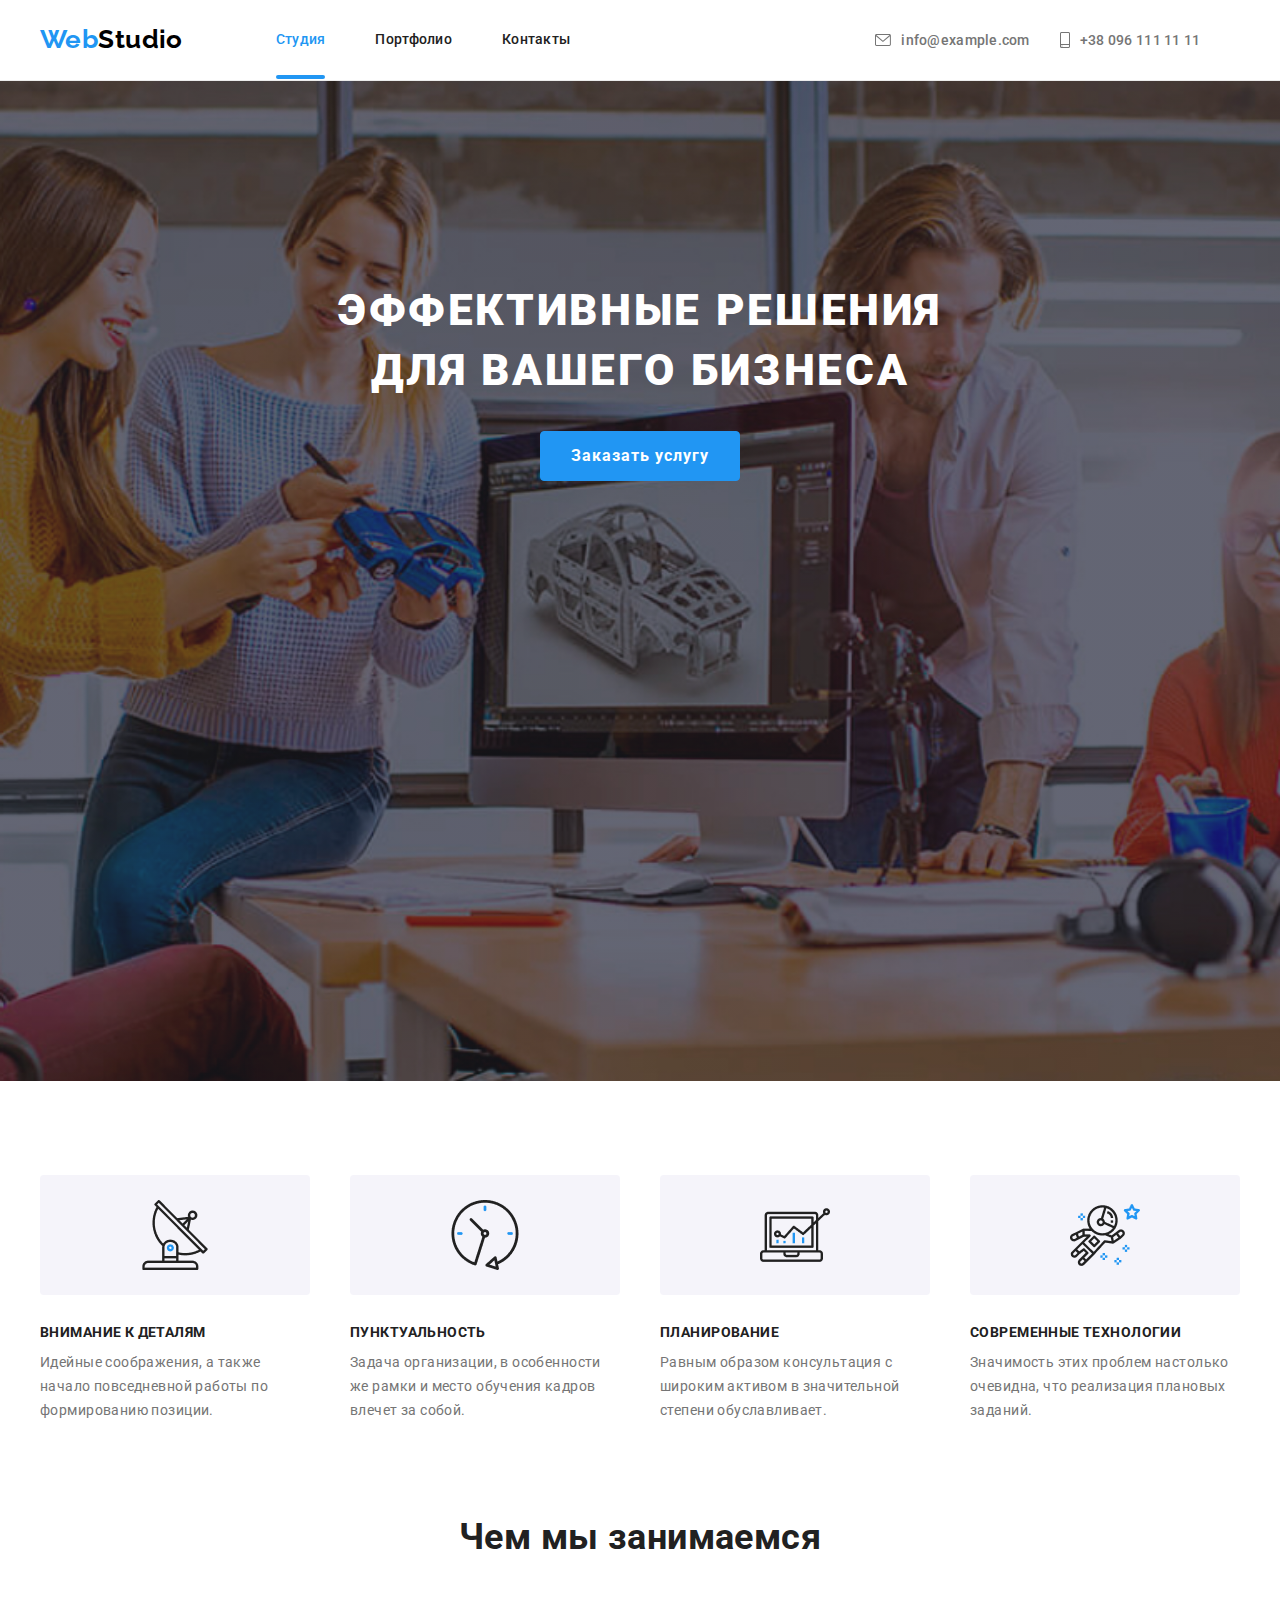
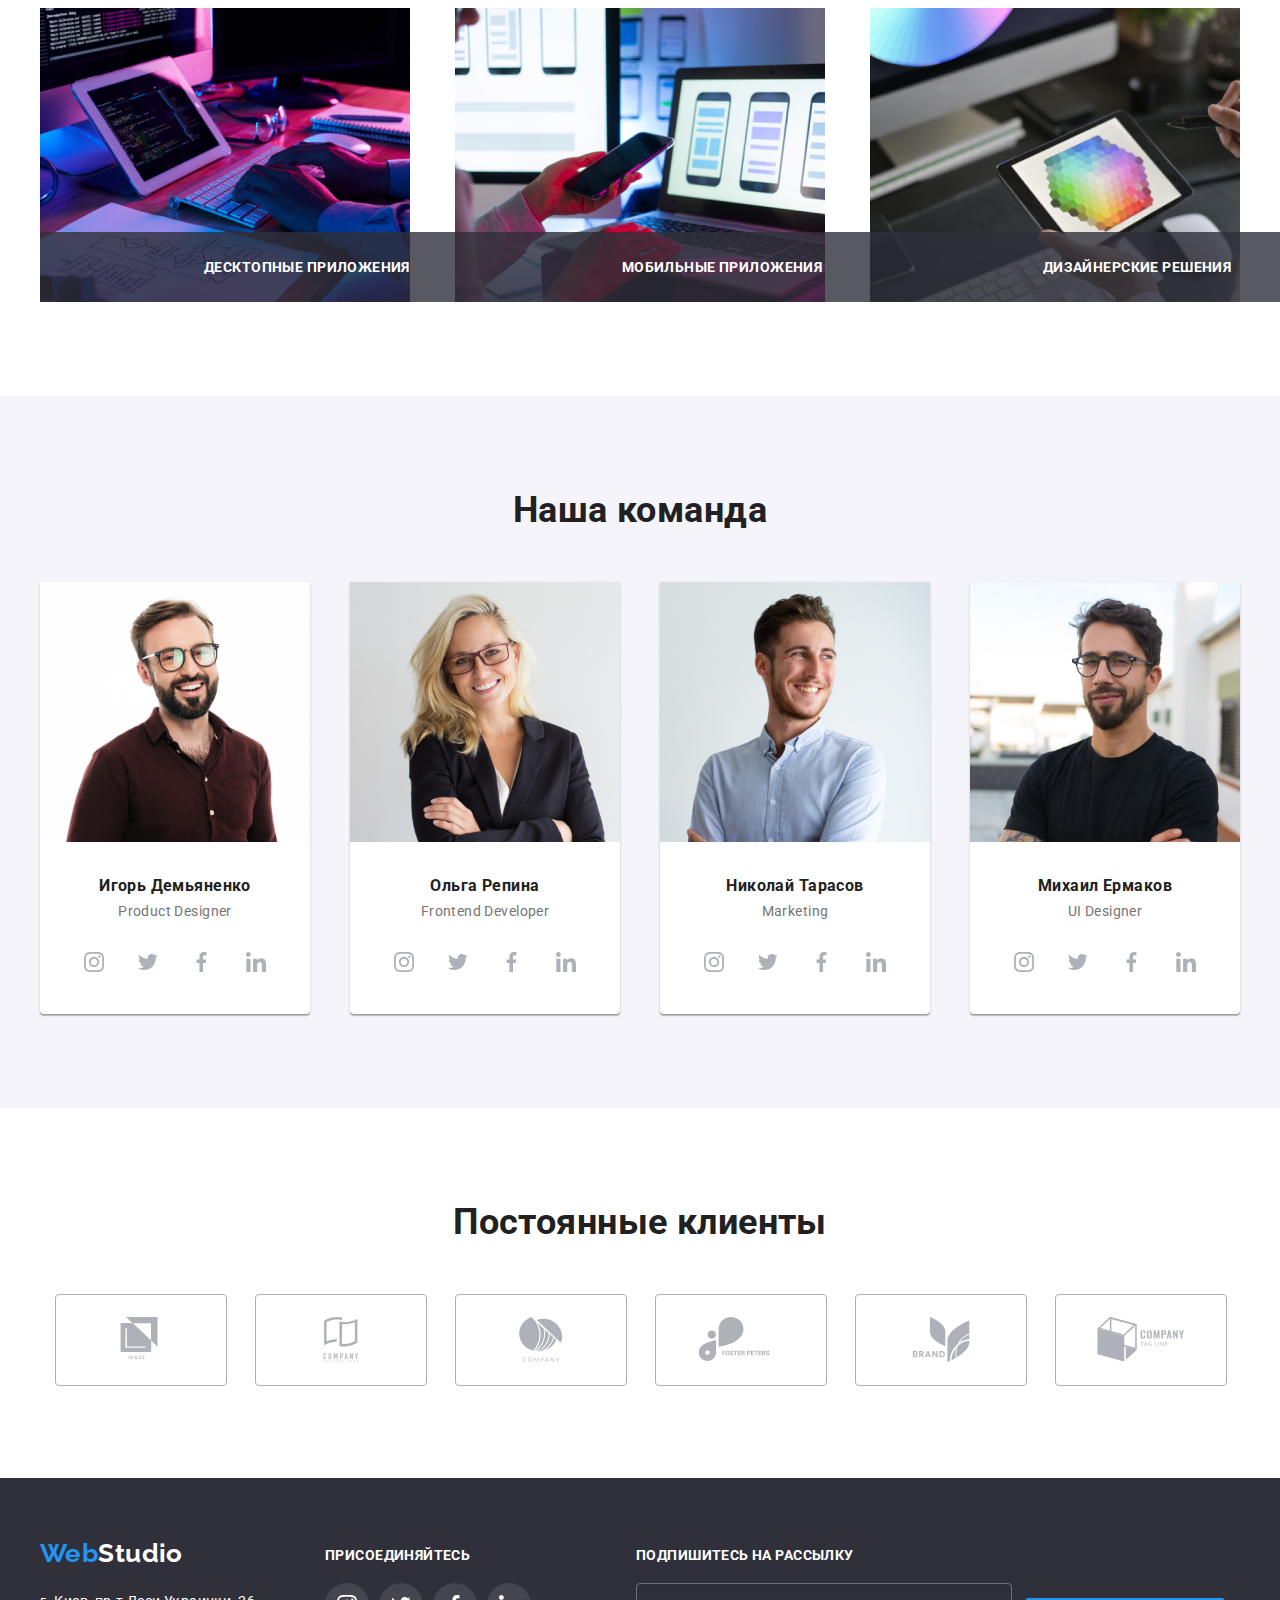
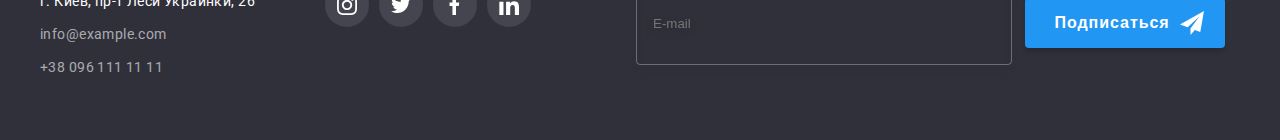
<file: index.html>
<!DOCTYPE html>
<html lang="en">
<head>
    <meta charset="UTF-8">
    <title>Homework-5</title>
    <link rel="preconnect" href="https://fonts.gstatic.com">
    <link href="https://fonts.googleapis.com/css2?family=Oleo+Script&family=Raleway:wght@700&family=Roboto:wght@400;500;700;900&display=swap"
          rel="stylesheet">
    <link rel="stylesheet" href="https://cdnjs.cloudflare.com/ajax/libs/modern-normalize/1.0.0/modern-normalize.min.css"
          integrity="sha512-ISS7cAi1PEhQ8jnbJpJZMd29NlhNj4AWYyLOSp2CE/CsHxTCu+r+t0D2yoJudVrd0/8fTVPUVDzY5Tvli75u/g=="
          crossorigin="anonymous"/>
    <link rel="stylesheet" href="css/styles.css">
</head>
<body>

<header>
    <div class="container navigation header">
        <nav class="head-nav">
            <a href="./index.html" class="logo head">
                <span class="blue">Web</span>Studio
            </a>
            <ul class="page-link">
                <li><a href="./index.html" class="active page">Студия</a></li>
                <li><a href="./portfolio.html" class="page">Портфолио</a></li>
                <li><a href="" class="page">Контакты</a></li>
            </ul>
        </nav>
        <ul class="info">
            <li><a href="mailto:info@example.com" class="mail">
                <svg>
                    <use href="./img/symbol-defs.svg#icon-envelope"></use>
                </svg>
                info@example.com</a></li>
            <li><a href="tel:+380961111111" class="phone">
                <svg>
                    <use href="./img/symbol-defs.svg#icon-phone"></use>
                </svg>
                +38 096 111 11 11</a></li>
        </ul>
    </div>
</header>
<main>
    <section class="hero">
        <div class="container">
            <h1>ЭФФЕКТИВНЫЕ РЕШЕНИЯ <br> ДЛЯ ВАШЕГО БИЗНЕСА</h1>
            <button class="button" data-modal-open>Заказать услугу</button>
        </div>
    </section>

    <section class="preferences">
        <div class="container">
            <ul>
                <li class="details-attention"><h3>Внимание к деталям</h3>
                    <p>Идейные соображения, а также начало повседневной работы по формированию позиции.</p>
                </li>
                <li class="punctuality">
                    <h3>Пунктуальность</h3>
                    <p>Задача организации, в особенности же рамки и место обучения кадров влечет за собой.</p>
                </li>
                <li class="planing">
                    <h3>Планирование</h3>
                    <p>Равным образом консультация с широким активом в значительной степени обуславливает.</p>
                </li>
                <li class="tech">
                    <h3>Современные технологии</h3>
                    <p>Значимость этих проблем настолько очевидна, что реализация плановых заданий.</p>
                </li>
            </ul>
        </div>
    </section>

    <section class="wwd">
        <div class="container">
            <h2 class="wwd-title">Чем мы занимаемся</h2>
            <ul class="wwd-work">
                <li class="wwd-card">
                    <img src="img/img.jpg" alt="Веб-Разработка" width="370">
                    <h3>ДЕСКТОПНЫЕ ПРИЛОЖЕНИЯ</h3>
                </li>
                <li class="wwd-card">
                    <img src="img/img2.jpg" alt="Мобильная разработка" width="370">
                    <h3>МОБИЛЬНЫЕ ПРИЛОЖЕНИЯ</h3>
                </li>
                <li class="wwd-card ">
                    <img src="img/img3.jpg" alt="Дизайн" width="370">
                    <h3>ДИЗАЙНЕРСКИЕ РЕШЕНИЯ</h3>
                </li>
            </ul>
        </div>
    </section>

    <section class="team">
        <div class="container">
            <h2>Наша команда</h2>
            <ul class="team-list">
                <li>
                    <img src="img/img4.jpg" alt="Игорь Демьяненко" width="270">
                    <div class="profile-card">
                        <h3>Игорь Демьяненко</h3>
                        <p>Product Designer</p>
                        <ul class="team-social">
                            <li class="social-link"><a href="" class="icon">
                                <svg>
                                    <use href="./img/symbol-defs.svg#icon-instagram"></use>
                                </svg>
                            </a></li>
                            <li class="social-link"><a href="" class="icon">
                                <svg>
                                    <use href="./img/symbol-defs.svg#icon-twitter"></use>
                                </svg>
                            </a></li>
                            <li class="social-link"><a href="" class="icon">
                                <svg>
                                    <use href="./img/symbol-defs.svg#icon-facebook"></use>
                                </svg>
                            </a></li>
                            <li class="social-link"><a href="" class="icon">
                                <svg>
                                    <use href="./img/symbol-defs.svg#icon-linkedin"></use>
                                </svg>
                            </a></li>
                        </ul>
                    </div>
                </li>

                <li>
                    <img src="img/img5.jpg" alt="Ольга Репина" width="270">
                    <div class="profile-card">
                        <h3>Ольга Репина</h3>
                        <p>Frontend Developer</p>
                        <ul class="team-social">
                            <li class="social-link"><a href="" class="icon">
                                <svg>
                                    <use href="./img/symbol-defs.svg#icon-instagram"></use>
                                </svg>
                            </a></li>
                            <li class="social-link"><a href="" class="icon">
                                <svg>
                                    <use href="./img/symbol-defs.svg#icon-twitter"></use>
                                </svg>
                            </a></li>
                            <li class="social-link"><a href="" class="icon">
                                <svg>
                                    <use href="./img/symbol-defs.svg#icon-facebook"></use>
                                </svg>
                            </a></li>
                            <li class="social-link"><a href="" class="icon">
                                <svg>
                                    <use href="./img/symbol-defs.svg#icon-linkedin"></use>
                                </svg>
                            </a></li>
                        </ul>
                    </div>
                </li>
                <li>
                    <img src="img/img6.jpg" alt="Николай Тарасов" width="270">
                    <div class="profile-card">
                        <h3>Николай Тарасов</h3>
                        <p>Marketing</p>
                        <ul class="team-social">
                            <li class="social-link"><a href="" class="icon">
                                <svg>
                                    <use href="./img/symbol-defs.svg#icon-instagram"></use>
                                </svg>
                            </a></li>
                            <li class="social-link"><a href="" class="icon">
                                <svg>
                                    <use href="./img/symbol-defs.svg#icon-twitter"></use>
                                </svg>
                            </a></li>
                            <li class="social-link"><a href="" class="icon">
                                <svg>
                                    <use href="./img/symbol-defs.svg#icon-facebook"></use>
                                </svg>
                            </a></li>
                            <li class="social-link"><a href="" class="icon">
                                <svg>
                                    <use href="./img/symbol-defs.svg#icon-linkedin"></use>
                                </svg>
                            </a></li>
                        </ul>
                    </div>
                </li>
                <li>
                    <img src="img/img7.jpg" alt="Михаил Ермаков" width="270">
                    <div class="profile-card">
                        <h3>Михаил Ермаков</h3>
                        <p>UI Designer</p>
                        <ul class="team-social">
                            <li class="social-link"><a href="" class="icon">
                                <svg>
                                    <use href="./img/symbol-defs.svg#icon-instagram"></use>
                                </svg>
                            </a></li>
                            <li class="social-link"><a href="" class="icon">
                                <svg>
                                    <use href="./img/symbol-defs.svg#icon-twitter"></use>
                                </svg>
                            </a></li>
                            <li class="social-link"><a href="" class="icon">
                                <svg>
                                    <use href="./img/symbol-defs.svg#icon-facebook"></use>
                                </svg>
                            </a></li>
                            <li class="social-link"><a href="" class="icon">
                                <svg>
                                    <use href="./img/symbol-defs.svg#icon-linkedin"></use>
                                </svg>
                            </a></li>
                        </ul>
                    </div>
                </li>
            </ul>
        </div>
    </section>

    <section class="partners">
        <div class="container">
            <h2 class="partners-title">Постоянные клиенты</h2>
            <ul class="partners-list">
                <li class="ya-and-co">
                    <a href="" class="ya-link">
                        <svg>
                            <use href="./img/symbol-defs.svg#icon-ya-and-co"></use>
                        </svg>
                    </a>
                </li>
                <li>
                    <a href="" class="ya-link">
                        <svg>
                            <use href="./img/symbol-defs.svg#icon-company-tagline"></use>
                        </svg>
                    </a></li>
                <li>
                    <a href="" class="ya-link">
                        <svg>
                            <use href="./img/symbol-defs.svg#icon-company-fruits"></use>
                        </svg>
                    </a></li>
                <li>
                    <a href="" class="ya-link">
                        <svg>
                            <use href="./img/symbol-defs.svg#icon-foster-peters"></use>
                        </svg>
                    </a></li>
                <li>
                    <a href="" class="ya-link">
                        <svg>
                            <use href="./img/symbol-defs.svg#icon-brand"></use>
                        </svg>
                    </a></li>
                <li>
                    <a href="" class="ya-link">
                        <svg>
                            <use href="./img/symbol-defs.svg#icon-build"></use>
                        </svg>
                    </a></li>
            </ul>
        </div>
    </section>
</main>

<footer>
    <div class="container footer-flex">
        <div>
            <a href="" class="logo bottom">
                <span class="blue">Web</span><span>Studio</span>
            </a>
            <address class="address">
                <p>г. Киев, пр-т Леси Украинки, 26</p>
            </address>
            <ul class="footer-link">
                <li><a href="" class="address">info@example.com</a></li>
                <li><a href="" class="address">+38 096 111 11 11</a></li>
            </ul>
        </div>
        <div class="connect">
            <h3>ПРИСОЕДИНЯЙТЕСЬ</h3>
            <ul class="footer-social-link">
                <li class="social-link">
                    <a href="" class="icon">
                        <svg>
                            <use href="./img/symbol-defs.svg#icon-instagram"></use>
                        </svg>
                    </a></li>
                <li class="social-link">
                    <a href="" class="icon">
                        <svg>
                            <use href="./img/symbol-defs.svg#icon-twitter"></use>
                        </svg>
                    </a></li>
                <li class="social-link">
                    <a href="" class="icon">
                        <svg>
                            <use href="./img/symbol-defs.svg#icon-facebook"></use>
                        </svg>
                    </a></li>
                <li class="social-link">
                    <a href="" class="icon">
                        <svg>
                            <use href="./img/symbol-defs.svg#icon-linkedin"></use>
                        </svg>
                    </a></li>
            </ul>
        </div>
        <div class="subscribe">
            <h3>ПОДПИШИТЕСЬ НА РАССЫЛКУ</h3>
            <form action="" class="footer-subscribe">
                <input type="email" class="mail-footer-input" placeholder="E-mail">
                <button type="submit" class="mail-footer-btn">Подписаться
                    <svg>
                        <use href="./img/send.svg#send"></use>
                    </svg>
                </button>
            </form>
        </div>
    </div>
</footer>
<div class="modal is-hidden" data-modal>
    <div class="modal-screen">
        <button class="close-btn" data-modal-close>
            <svg>
                <use href="./img/close_icon.svg#close_icon"></use>
            </svg>
        </button>
        <h3>Оставьте свои данные, мы вам перезвоним</h3>
        <form class="application">
            <label for="name_input">Имя</label>
            <div class="icon-input">
                <input type="text" id="name_input" class="input-style" name="name">
                <svg class="person_svg">
                    <use href="./img/person.svg#test"></use>
                </svg>
            </div>
            <label for="phone_input">Телефон</label>
            <div class="icon-input">
                <input type="text" id="phone_input" class="input-style" name="phone">
                <svg class="phone_svg">
                    <use href="./img/phone.svg#phone_svg"></use>
                </svg>
            </div>
            <label for="mail_input">Почта</label>
            <div class="icon-input">
                <input type="text" id="mail_input" class="input-style" name="mail">
                <svg class="mail_svg">
                    <use href="./img/mail.svg#mail_svg"></use>
                </svg>
            </div>
            <label for="comment_input">Комментарий</label>
            <div class="icon-input">
                <textarea name="comment" id="comment_input" placeholder="Введите текст"></textarea>
            </div>





            <div class="policy">
                <input type="checkbox" id="checkbox_inp" name="policy" class="visually-hidden check">
                <label class="check-label"
                    for="checkbox_inp">Соглашаюсь с рассылкой и принимаю
                <a href="" class="policy_link">Условия договора</a>
                </label>
            </div>







            <button type="submit" class="send_form">Отправить</button>
        </form>
    </div>
</div>

<script src="./js/modal.js"></script>
</body>
</html>
</file>
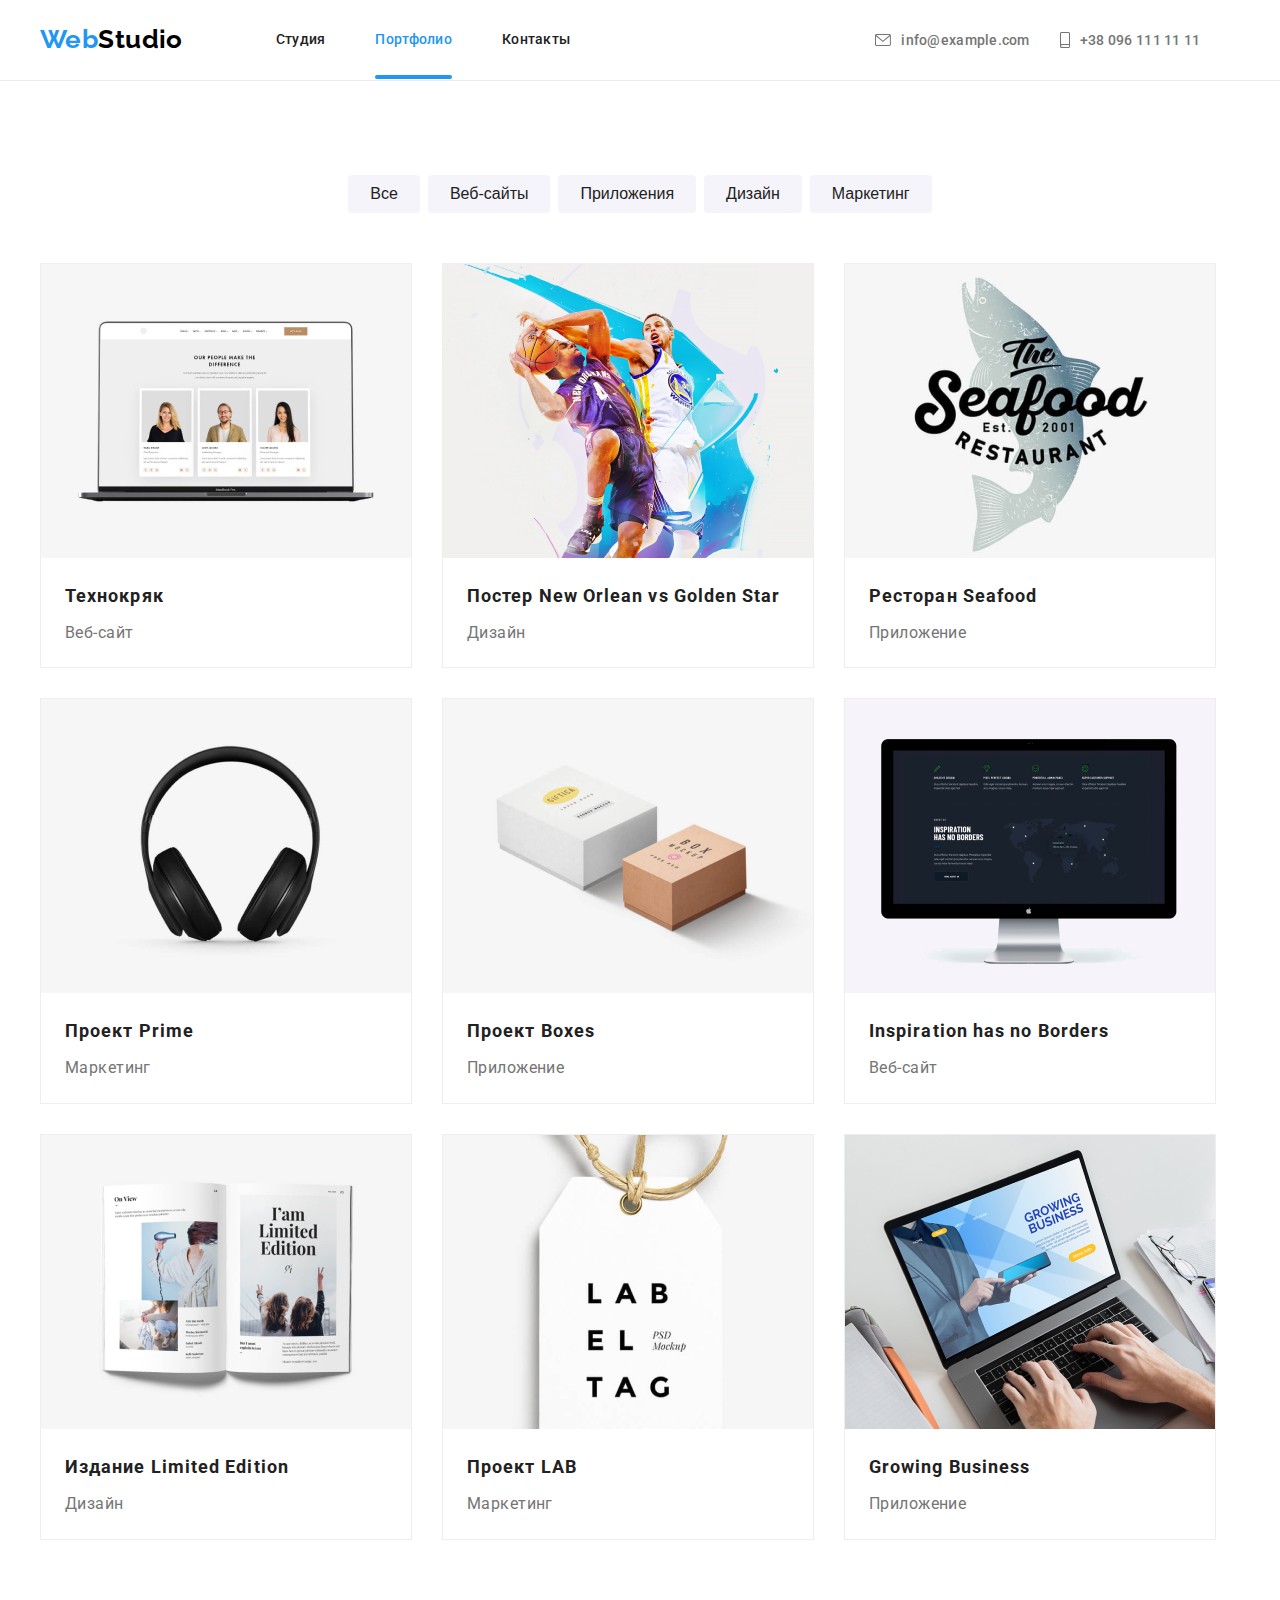
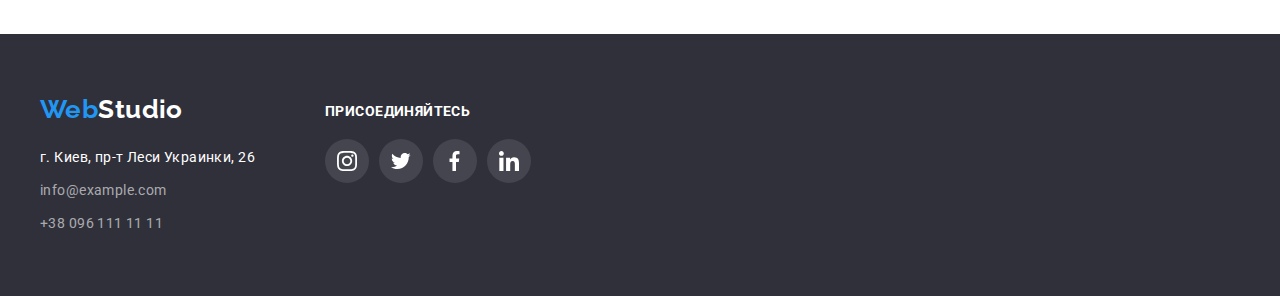
<file: portfolio.html>
<!DOCTYPE html>
<html lang="en">
<head>
    <meta charset="UTF-8">
    <title>Homework-1</title>
    <link rel="preconnect" href="https://fonts.gstatic.com">
    <link href="https://fonts.googleapis.com/css2?family=Oleo+Script&family=Raleway:wght@700&family=Roboto:wght@400;500;700;900&display=swap"
          rel="stylesheet">
    <link rel="stylesheet" href="https://cdnjs.cloudflare.com/ajax/libs/modern-normalize/1.0.0/modern-normalize.min.css"
          integrity="sha512-ISS7cAi1PEhQ8jnbJpJZMd29NlhNj4AWYyLOSp2CE/CsHxTCu+r+t0D2yoJudVrd0/8fTVPUVDzY5Tvli75u/g=="
          crossorigin="anonymous"/>
    <link rel="stylesheet" href="./css/styles.css">
</head>
<body>
<header>
    <div class="container navigation header">
        <nav class="head-nav">
            <a href="./index.html" class="logo head">
                <span class="blue">Web</span>Studio
            </a>
            <ul class="page-link">
                <li><a href="./index.html" class="page">Студия</a></li>
                <li><a href="./portfolio.html" class="active page">Портфолио</a></li>
                <li><a href="" class="page">Контакты</a></li>
            </ul>
        </nav>
        <ul class="info">
            <li><a href="mailto:info@example.com" class="mail">
                <svg>
                    <use href="./img/symbol-defs.svg#icon-envelope"></use>
                </svg>
                info@example.com</a></li>
            <li><a href="tel:+380961111111" class="phone">
                <svg>
                    <use href="./img/symbol-defs.svg#icon-phone"></use>
                </svg>
                +38 096 111 11 11</a></li>
        </ul>
    </div>
</header>

<main>
    <section class="works">
        <div class="container">
            <ul class="filter-list">
                <li>
                    <button class="filter-button">Все</button>
                </li>
                <li>
                    <button class="filter-button">Веб-сайты</button>
                </li>
                <li>
                    <button class="filter-button">Приложения</button>
                </li>
                <li>
                    <button class="filter-button">Дизайн</button>
                </li>
                <li>
                    <button class="filter-button">Маркетинг</button>
                </li>
            </ul>


            <ul class="work-list">
                <li><a href="" class="focus">
                    <div class="desc-modal">
                        <img src="./img/tehnocrack.jpg" alt="" width="370">
                        <p class="desc-text-modal">Технокряк это современная площадка распространения коронавируса. Компании используют эту
                            платформу для цифрового шпионажа и атак на защищённые сервера конкурентов.</p>
                    </div>
                    <h2>Технокряк</h2>
                    <p>Веб-сайт</p>
                </a>
                </li>


                <li>
                    <a href="" class="focus">
                        <div class="desc-modal">
                            <img src="./img/nba.jpg" alt="" width="370">
                            <p class="desc-text-modal">Технокряк это современная площадка распространения коронавируса. Компании используют эту
                                платформу для цифрового шпионажа и атак на защищённые сервера конкурентов.</p>
                        </div>
                        <h2>Постер New Orlean vs Golden Star</h2>
                        <p>Дизайн</p>
                    </a>
                </li>
                <li>
                    <a href="" class="focus">
                        <div class="desc-modal">
                            <img src="./img/seafood.jpg" alt="" width="370">
                            <p class="desc-text-modal">Технокряк это современная площадка распространения коронавируса. Компании используют эту
                                платформу для цифрового шпионажа и атак на защищённые сервера конкурентов.</p>
                        </div>
                        <h2>Ресторан Seafood</h2>
                        <p>Приложение</p>
                    </a>
                </li>
                <li>
                    <a href="" class="focus">
                        <div class="desc-modal">
                            <img src="./img/prime.jpg" alt="" width="370">
                            <p class="desc-text-modal">Технокряк это современная площадка распространения коронавируса. Компании используют эту
                                платформу для цифрового шпионажа и атак на защищённые сервера конкурентов.</p>
                        </div>
                        <h2>Проект Prime</h2>
                        <p>Маркетинг</p>
                    </a>
                </li>
                <li>
                    <a href="" class="focus">
                        <div class="desc-modal">
                            <img src="./img/boxes.jpg" alt="" width="370">
                            <p class="desc-text-modal">Технокряк это современная площадка распространения коронавируса. Компании используют эту
                                платформу для цифрового шпионажа и атак на защищённые сервера конкурентов.</p>
                        </div>
                        <h2>Проект Boxes</h2>
                        <p>Приложение</p>
                    </a>
                </li>
                <li>
                    <a href="" class="focus">
                        <div class="desc-modal">
                            <img src="./img/borders.jpg" alt="" width="370">
                            <p class="desc-text-modal">Технокряк это современная площадка распространения коронавируса. Компании используют эту
                                платформу для цифрового шпионажа и атак на защищённые сервера конкурентов.</p>
                        </div>
                        <h2>Inspiration has no Borders</h2>
                        <p>Веб-сайт</p>
                    </a>
                </li>
                <li>
                    <a href="" class="focus">
                        <div class="desc-modal">
                            <img src="./img/limited.jpg" alt="" width="370">
                            <p class="desc-text-modal">Технокряк это современная площадка распространения коронавируса. Компании используют эту
                                платформу для цифрового шпионажа и атак на защищённые сервера конкурентов.</p>
                        </div>
                        <h2>Издание Limited Edition</h2>
                        <p>Дизайн</p>
                    </a>
                </li>
                <li>
                    <a href="" class="focus">
                        <div class="desc-modal">
                            <img src="./img/projectlab.jpg" alt="" width="370">
                            <p class="desc-text-modal">Технокряк это современная площадка распространения коронавируса. Компании используют эту
                                платформу для цифрового шпионажа и атак на защищённые сервера конкурентов.</p>
                        </div>
                        <h2>Проект LAB</h2>
                        <p>Маркетинг</p>
                    </a>
                </li>
                <li>
                    <a href="" class="focus">
                        <div class="desc-modal">
                            <img src="./img/growing.jpg" alt="" width="370">
                            <p class="desc-text-modal">Технокряк это современная площадка распространения коронавируса. Компании используют эту
                                платформу для цифрового шпионажа и атак на защищённые сервера конкурентов.</p>
                        </div>
                        <h2>Growing Business</h2>
                        <p>Приложение</p>
                    </a>
                </li>
            </ul>
        </div>
    </section>
</main>

<footer>
    <div class="container footer-flex">
        <div>
            <a href="" class="logo bottom">
                <span class="blue">Web</span><span>Studio</span>
            </a>
            <address class="address">
                <p>г. Киев, пр-т Леси Украинки, 26</p>
            </address>
            <ul class="footer-link">
                <li><a href="" class="address">info@example.com</a></li>
                <li><a href="" class="address">+38 096 111 11 11</a></li>
            </ul>
        </div>
        <div class="connect">
            <h3>ПРИСОЕДИНЯЙТЕСЬ</h3>
            <ul class="footer-social-link">
                <li class="social-link">
                    <a href="" class="icon">
                        <svg>
                            <use href="./img/symbol-defs.svg#icon-instagram"></use>
                        </svg>
                    </a></li>
                <li class="social-link">
                    <a href="" class="icon">
                        <svg>
                            <use href="./img/symbol-defs.svg#icon-twitter"></use>
                        </svg>
                    </a></li>
                <li class="social-link">
                    <a href="" class="icon">
                        <svg>
                            <use href="./img/symbol-defs.svg#icon-facebook"></use>
                        </svg>
                    </a></li>
                <li class="social-link">
                    <a href="" class="icon">
                        <svg>
                            <use href="./img/symbol-defs.svg#icon-linkedin"></use>
                        </svg>
                    </a></li>
            </ul>
        </div>
    </div>
</footer>
</body>
</html>
</file>
<file: css/styles.css>
:root{
    --accent-color: #2196F3;
    --primary-font-color: #212121;
    --secondary-font-color: #757575;
    --hero-background-color: #2F303A;
}

/*GENERAL STYLE*/
img{
    display: block;
}
p{
    margin: 0;
}
body{
    font-family: 'Roboto', sans-serif;
    font-weight: 400;
    letter-spacing: 0.03em;
    font-size: 14px;
    line-height: 1.71;
    color: var(--primary-font-color);
    margin: 0px;
}
ul{
    list-style-type: none;
    padding: 0;
    margin: 0  ;
}
a, a:visited{
    text-decoration: none;
}
h2{
    font-size: 36px;
    line-height: 1.16;
    font-weight: 700;
    text-align: center;
    margin: 0;
}
h1{
    margin: 0;
    font-weight: 900;
    font-size: 44px;
    line-height: 1.36;
    letter-spacing: 0.06em;
    text-align: center;
    color: #ffffff;
}
h3{
    margin: 0;
}
.active.page{
    color: var(--accent-color);
    position: relative;
}
.active.page::after{
    position: absolute;
    bottom: 0;
    content: "";
    display: flex;
    width: 100%;
    height: 4px;
    background-color: var(--accent-color);
    border-radius: 2px;
}

.container{
    width: 1200px;
    padding-left: 15px;
    padding-right: 15px;
    margin-left: auto;
    margin-right: auto;
}
/* HEADER STYLE */
header{
    border-bottom: 1px solid #ECECEC;
}
.header{
    display: flex;
    align-items: center;
}
.info{
    margin-left: 305px;
}
.logo.head, .bottom{
    font-family: 'Raleway',sans-serif;
    font-weight: 700;
    font-size: 26px;
    line-height: 1.19;
    color: #000000;
    padding-top: 24px;
    padding-bottom: 25px;
}
.logo:focus{
    outline: none;
}
.page:focus{
    outline: none;
    color: var(--accent-color);
}

.head-nav{
    display: flex;
    align-items: center;
    height: inherit;
}
.logo.head{
    margin-right: 93px;
}
.page-link{
    display: flex;
}
.page-link li:not(:last-child){
    margin-right: 50px;
}
.blue{
    color: var(--accent-color);
}
.page{
    color: var(--primary-font-color);
    padding-top: 32px;
    padding-bottom: 32px;
    transition: 250ms color cubic-bezier(0.4, 0, 0.2, 1);
}
.info{
    display: flex;
}
.info li:last-child{
    margin-left: 30px;
}
.page-link, a:visited{
    letter-spacing: 0.02em;
    line-height: 1.14;
    font-weight: 500;
}
.page-link a:hover, .mail:hover, .phone:hover{
    color: var(--accent-color);
    transition: 250ms color cubic-bezier(0.4, 0, 0.2, 1);
}
.page-link a:hover, .mail:hover, .phone:focus{
    color: var(--accent-color);
    transition: 250ms color cubic-bezier(0.4, 0, 0.2, 1);
}
.mail, .phone{
    display: flex;
    align-items: center;
    letter-spacing: 0.02em;
    line-height: 1.2;
    font-weight: 500;
    color: var(--secondary-font-color);
    transition: 250ms color cubic-bezier(0.4, 0, 0.2, 1);
}

/* HERO STYLE */
.hero{
    background-size: cover;
    background-position: center;
    background-image: linear-gradient(rgba(47, 48, 58, 0.4), rgba(47, 48, 58, 0.4)),url("../img/hero.jpg");
    text-align: center;
    height: 600px;
    display: flex;
    padding-top: 200px;
    padding-bottom: 200px;
}
.button, .button:focus{
    width: 200px;
    height: 50px;
    border: 1px solid var(--accent-color);
    background-color: var(--accent-color);
    letter-spacing: 0.06em;
    line-height: 1.87;
    font-size: 16px;
    font-family: 'Roboto', sans-serif;
    color: #ffffff;
    font-weight: 700;
    outline: none;
    cursor: pointer;
    margin-top: 30px;
    border-radius: 4px;
}
/* PREFERENCES STYLE*/
.preferences{
    padding-top: 94px;
    padding-bottom: 94px;
}
.preferences ul{
    display: flex;
    justify-content: space-between;
}
.preferences li{
    width: 270px;
}
.preferences li:last-child{
    margin-right: 0;
}

.preferences h3{
    font-size: 14px;
    line-height: 1.14;
    font-weight: 700;
    text-transform: uppercase;
    color: var(--primary-font-color);
    margin-bottom: 10px;
}
.preferences, .team p{
    color: var(--secondary-font-color);
}


.works li:last-child{
    margin-right: 0;
}
/* WHAT WE DO */
.wwd{
    padding-bottom: 94px;
}
.wwd-title{
    margin-bottom: 50px;
}
.wwd-work{
    display: flex;
    justify-content: space-between;
}
/* TEAM STYLE */
.team{
    background-color: #F5F4FA;
    display: flex;
    padding-top: 94px;
    padding-bottom: 94px;
}
.team-list{
    display: flex;
    justify-content: space-between;
}
.profile-card{
    padding-top: 30px;
    padding-bottom: 30px;
}
.team h2{
    margin-bottom: 50px;
}
.team-list > li{
    background-color: white;
    width: 270px;
    box-shadow: 0px 1px 3px rgba(0, 0, 0, 0.12),
    0px 1px 1px rgba(0, 0, 0, 0.14),
    0px 2px 1px rgba(0, 0, 0, 0.2);
    border-radius: 0px 0px 4px 4px;
    text-align: center;
}
.team li:last-child{
    margin-right: 0;
}


/*---------- PORTFOLIO PAGE STYLESHEET ----------*/
.filter-list button{
    color: var(--primary-font-color);
    background-color: #F5F4FA;
    font-weight: 500;
    font-size: 16px;
    line-height: 1.6;
    border: 1px solid #F5F4FA;
    padding: 6px 22px;
    outline-color: none;
    border: transparent;
    transition: 250ms color cubic-bezier(0.4, 0, 0.2, 1), 250ms background-color cubic-bezier(0.4, 0, 0.2, 1), 250ms box-shadow cubic-bezier(0.4, 0, 0.2, 1);
}

.filter-list button:hover{
    background-color: var(--accent-color);
    color: #ffffff;
    border: transparent;
    cursor: pointer;
    box-shadow: 0 3px 1px rgba(0, 0, 0, 0.1),
    0 1px 2px rgba(0, 0, 0, 0.08),
    0 2px 2px rgba(0, 0, 0, 0.12);
    transition: 250ms color cubic-bezier(0.4, 0, 0.2, 1), 250ms background-color cubic-bezier(0.4, 0, 0.2, 1), 250ms box-shadow cubic-bezier(0.4, 0, 0.2, 1);
}
.filter-list button:focus{
    outline: none;
    border: transparent;
    background-color: var(--accent-color);
    box-shadow: 0px 3px 1px rgba(0, 0, 0, 0.1),
    0px 1px 2px rgba(0, 0, 0, 0.08),
    0px 2px 2px rgba(0, 0, 0, 0.12);
    color: #ffffff;
    transition: 250ms color cubic-bezier(0.4, 0, 0.2, 1), 250ms background-color cubic-bezier(0.4, 0, 0.2, 1), 250ms box-shadow cubic-bezier(0.4, 0, 0.2, 1);
}
/* WORK LIST */
.works{
    display: flex;
    padding-bottom: 94px;
    padding-top: 94px;
}
.work-list{
    display: flex;
    flex-wrap: wrap;
    margin-left: -30px;
    margin-top: -30px;
}
.work-list li{
    width: 370px;
    border: 1px solid #EEEEEE;
    margin-left: 30px;
    margin-top: 30px;
}
.work-list li:hover{
    box-shadow: 0px 1px 1px rgba(0, 0, 0, 0.12), 0px 4px 4px rgba(0, 0, 0, 0.06), 1px 4px 6px rgba(0, 0, 0, 0.16);
    transition: 250ms box-shadow cubic-bezier(0.4, 0, 0.2, 1);

}
.work-list h2{
    font-weight: 700;
    font-size: 18px;
    letter-spacing: 0.06em;
    line-height: 2;
    text-align: left;
    color: var(--primary-font-color);
    margin-top: 20px;
    margin-left: 24px;
    margin-bottom: 4px;
}
.work-list .focus > p{
    font-size: 16px;
    line-height: 1.87;
    color: var(--secondary-font-color);
    margin-top: 4px;
    margin-left: 24px;
    margin-bottom: 20px;
}

/* FOOTER STYLE */
footer{
    background-color: var(--hero-background-color);
    padding-top: 60px;
    padding-bottom: 60px;
}
.logo.bottom{
    display: inline-block;
    color: #ffffff;
    padding-top: 0;
    padding-bottom: 0;
}
.address{
    color: #ffffff;
    font-style: normal;
}
.address p{
    margin-top: 20px;
    margin-bottom: 9px;
}
.footer-link .address{
    color: rgba(255, 255, 255, 0.6);
}

.footer-link li:not(:last-child){
    margin-bottom: 9px;
}

/* FILTER LIST */
.filter-list{
    display: flex;
    justify-content: center;
    margin-bottom: 50px;
}
.filter-list li{
    margin-right: 8px;
}
.filter-list li:last-child{
    margin-right: 0;
}
.filter-list button{
    border-radius: 4px;
}

/* social STYLESHEET */
.team-social{
    margin-top: 16px;
    display: flex;
    border-radius: 50%;
    padding-left: 32px;
    padding-right: 32px;
    justify-content: space-between;
}
.social-link{
    width: 44px;
    height: 44px;
    display: flex;
    justify-content: center;
    align-items: center;
    border-radius: 50%;
    transition: 250ms background-color cubic-bezier(0.4, 0, 0.2, 1);
}
.social-link a{
    width: 100%;
    display: flex;
    justify-content: center;
    align-items: center;
    margin: auto;
    border-radius: 50%;
    height: 100%;
}
.icon{
    display: flex;
    justify-content: center;
    align-items: center;
    width: 100%;
    height: 100%;
}
.icon:focus{
    background-color: var(--accent-color);
    outline: none;
    transition: 250ms background-color cubic-bezier(0.4, 0, 0.2, 1);
}
.icon:focus svg{
    fill: #ffffff;
    transition: 250ms fill cubic-bezier(0.4, 0, 0.2, 1);
}
.social-link svg{
    width: 20px;
    height: 20px;
    fill: #AFB1B8;
    transition: 250ms color cubic-bezier(0.4, 0, 0.2, 1);
}
.social-link:hover{
    background-color: var(--accent-color);
    transition: 250ms background-color cubic-bezier(0.4, 0, 0.2, 1);
}
.social-link:hover svg{
    fill: #ffffff;
    transition: 250ms fill cubic-bezier(0.4, 0, 0.2, 1);
}
.mail svg{
    width: 16px;
    height: 12px;
    fill: var(--secondary-font-color);
    margin-right: 10px;
}
.mail:hover svg{
    fill: var(--accent-color);
    transition: 250ms fill cubic-bezier(0.4, 0, 0.2, 1);
}
.mail:focus{
    outline: none;
    color: var(--accent-color);
    transition: 250ms color cubic-bezier(0.4, 0, 0.2, 1);
}
.mail:focus svg{
    fill: var(--accent-color);
    transition: 250ms fill cubic-bezier(0.4, 0, 0.2, 1);
}

.mail:focus{
    outline: none;
    color: var(--accent-color);
    transition: 250ms color cubic-bezier(0.4, 0, 0.2, 1);
}
.mail:focus svg{
    fill: var(--accent-color);
    transition: 250ms fill cubic-bezier(0.4, 0, 0.2, 1);
}


.phone svg{
    width: 16px;
    height: 12px;
    fill: var(--secondary-font-color);
    margin-right: 10px;
}
.phone:hover svg{
    fill: var(--accent-color);
    transition: 250ms fill cubic-bezier(0.4, 0, 0.2, 1);
}
.phone:focus{
    outline: none;
    color: var(--accent-color);
    transition: 250ms color cubic-bezier(0.4, 0, 0.2, 1);
}
.phone:focus svg{
    fill: var(--accent-color)
}

.phone svg{
    width: 10px;
    height: 16px;
    fill: var(--secondary-font-color);
    margin-right: 10px;
}
.phone:hover svg{
    fill: var(--accent-color);
}
.phone:focus{
    outline: none;
    color: var(--accent-color);
}
.phone:focus svg{
    fill: var(--accent-color)
}
.details-attention::before,
.punctuality::before,
.planing::before,
.tech::before{
    display: flex;
    content: '';
    width: 270px;
    height: 120px;
    background-color: #F5F4FA;
    border-radius: 4px;
    margin-bottom: 30px;
}
.details-attention::before{
    background-image: url("../img/antenna.png");
    background-repeat: no-repeat;
    background-position: center;
}
.punctuality::before{
    background-image: url("../img/clock.png");
    background-repeat: no-repeat;
    background-position: center;
}
.planing::before{
    background-image: url("../img/diagram.png");
    background-repeat: no-repeat;
    background-position: center;
}
.tech::before{
    background-image: url("../img/astronaut.png");
    background-repeat: no-repeat;
    background-position: center;
}

.partners-title{
    margin-bottom: 50px;
}
.partners-list{
    display: flex;
    justify-content: center;
    align-items: center;
    padding-bottom: 94px;
}
.partners-list li{
    width: 170px;
    height: 90px;
    margin-right: 30px;
}
.partners-list li:last-child{
    margin-right: 0;
}
.partners-list a{
    border: 1px solid #AFB1B8;
    border-radius: 4px;
    margin-right: 30px;
    display: flex;
    width: 100%;
    height: 90px;
    justify-content: center;
    align-items: center;
    transition: 250ms border-color cubic-bezier(0.4, 0, 0.2, 1);
}
.ya-link svg{
    height: 45px;
    fill: #AFB1B8;
    transition: 250ms fill cubic-bezier(0.4, 0, 0.2, 1);
}
.ya-link:hover{
    border: 1px solid var(--accent-color);
    transition: 250ms border-color cubic-bezier(0.4,0,0.2,1);
}
.ya-link:hover svg{
    fill: var(--accent-color);
    transition: 250ms fill cubic-bezier(0.4,0,0.2,1);
}
.ya-link:focus{
    outline: none;
    border: 1px solid var(--accent-color);
    transition: 250ms border-color cubic-bezier(0.4,0,0.2,1);
}
.ya-link:focus svg{
    fill: var(--accent-color);
    transition: 250ms fill cubic-bezier(0.4,0,0.2,1);
}
.address:focus{
    outline: none;
}
.focus{
    display: inline-block;
}
.focus:focus{
    outline-color: var(--accent-color);
    box-shadow: 0px 1px 1px rgb(0 0 0/12%), 0 4px 4px rgb(0 0 0 / 6%), 1px 4px 6px rgb(0 0 0 / 16%);
    transition: 250ms box-shadow cubic-bezier(0.4, 0, 0.2, 1);
}
.footer-flex{
    display: flex;
}
.connect{
    margin-left: 70px;
    text-transform: uppercase;
    color: #ffffff;
    line-height: 16px;
    letter-spacing: 0.03em;
    padding-top: 9px;
}
.connect h3{
    font-size: 14px;
    margin-bottom: 20px;
}
.footer-social-link{
    display: flex;
}
.footer-social-link li{
    margin-right: 10px;
}
.footer-social-link a{
    background-color: rgba(255, 255, 255, 0.1);
}
.footer-social-link svg{
    fill: #ffffff;
}
.partners{
    padding-top: 94px;
}

.desc-modal{
    position: relative;
    overflow: hidden;
}
.work-list li:hover .desc-text-modal{
    top: 0;
    transition: 250ms top cubic-bezier(0.4,0,0.2,1);
}
.focus:focus .desc-text-modal{
    top: 0;
    transition: 250ms top cubic-bezier(0.4,0,0.2,1);
}
.desc-text-modal{
position: absolute;
    top: 100%;
    left: 0;
    height: 100%;
    width: 370px;
    background-color: rgba(33, 150, 243, 0.9);
    font-size: 18px;
    line-height: 1.56;
    letter-spacing: 0.03em;
    padding: 63px 24px;
    color: #FFFFFF;
    transition: 250ms top cubic-bezier(0.4,0,0.2,1);
}

.wwd-card{
    position: relative;
}
.wwd-card h3 {
    position: absolute;
    bottom: 0;
    width: 370px;
    background-color: rgba(47, 48, 58, 0.8);
    padding: 27px 82px;

    font-weight: bold;
    font-size: 14px;
    line-height: 16px;
    text-align: center;
    letter-spacing: 0.03em;
    color: #FFFFFF;
}
.modal{
    width: 100%;
    height: 100vh;
    position: absolute;
    top: 0;
    bottom: 0;
    background-color: rgba(0,0,0, 0.2);
    position: fixed;
}
.modal-screen{
    position: absolute;
    width: 528px;
    height: 581px;
    background-color: #FFFFFF;
    top: 50%;
    left: 50%;
    transform: translate(-50%, -50%);
    box-shadow: 0 1px 3px rgba(0, 0, 0, 0.12), 0 1px 1px rgba(0, 0, 0, 0.14), 0 2px 1px rgba(0, 0, 0, 0.2);
    border-radius: 4px;
}
.close-btn{
    width: 30px;
    height: 30px;
    background-color: white;
    border-radius: 50%;
    border: 1px solid rgba(0, 0, 0, 0.1);
    display: flex;
    justify-content: center;
    align-items: center;
    cursor: pointer;
    margin-left: auto;
    margin-top: 8px;
    margin-right: 8px;
}
.close-btn:focus{
    outline: none;
}
.close-btn svg{
    width: 11px;
    height: 11px;
    fill: black;
    transition: 250ms fill cubic-bezier(0.4, 0, 0.2, 1);
}
.close-btn:hover svg{
    fill: var(--accent-color);
}
.is-hidden{
    opacity: 0;
    pointer-events: none;
}
.modal-screen h3{
    font-size: 20px;
    line-height: 23px;
    text-align: center;
    letter-spacing: 0.03em;
}
form{
    padding-left: 40px;
    padding-right: 40px;
}
textarea{
    resize: none;
}
label:first-child{
    padding-top: 12px;
    padding-bottom: 4px;
}
label{
    display: block;
    padding-top: 10px;
    padding-bottom: 4px;
    font-size: 12px;
    line-height: 1.1;
    letter-spacing: 0.01em;
    color: #757575;
}

.application .input-style{
    width: 448px;
    height: 40px;
    border: 1px solid rgba(33, 33, 33, 0.2);
    border-radius: 4px;
    transition: 250ms border-color cubic-bezier(0.4,0,0.2,1);
    padding-left: 42px;

}
.input-style + svg{
    transition: 250ms fill cubic-bezier(0.4, 0, 0.2, 1);
}
.icon-input{
    position: relative;
}
.person_svg, .phone_svg, .mail_svg{
    position: absolute;
    top: 0;
    left: 0;
    width: 12px;
    height: 12px;
    margin-top: 14px;
    margin-bottom: 14px;
    margin-left: 15px;
}
.phone_svg{
    width: 13px;
    height: 13px;
}
.mail_svg{
    width: 15px;
    height: 12px;
}
input, textarea{
    outline: none;
}
.input-style:focus{
    border-color: var(--accent-color);
}
.input-style:focus + svg{
    fill: var(--accent-color);
}
textarea{
    width: 448px;
    height: 120px;
    border: 1px solid rgba(33, 33, 33, 0.2);
    border-radius: 4px;
    padding: 12px 16px;
    resize: none;
    transition: 250ms border-color cubic-bezier(0.4, 0, 0.2, 1);
}
textarea:focus{
    border: 1px solid var(--accent-color)
}
.policy{
    display: flex;
    align-items: center;
    font-size: 14px;
    line-height: 171%;
    margin-bottom: 30px;
    color: var(--secondary-font-color);
}
input[name=policy]{
    margin-right: 8.4px;
    margin-left: 12px;
    text-align: center;
}
.policy_link{
    margin-left: 5px;
    color: var(--accent-color);
    text-decoration: underline;
}
.send_form{
    width: 200px;
    height: 50px;
    background: #2196F3;
    box-shadow: 0px 4px 4px rgba(0, 0, 0, 0.15);
    border-radius: 4px;
    color: white;
    border: none;
    text-align: center;
    margin: 0 auto;
    display: block;
}
.send_form:focus{
    outline: none;
}

.visually-hidden{
    position: absolute;
    width: 1px;
    height: 1px;
    margin: -1px;
    border: 0;
    padding: 0;
    clip: rect(0 0 0 0);
    overflow: hidden;
}
.check-label{
    position: relative;
    padding-left: 25px;
}
.check-label:before{
    content: "";
    position: absolute;
    width: 16px;
    height: 15px;
    border: 2px solid black;
    border-radius: 2px;
    left: 0;
}
.check:checked + .check-label:before{
    background-color: var(--accent-color);
    background-image: url("../img/checkmark.svg");
    border-color: var(--accent-color);
}
.check:focus + .check-label:before{
    border-color: var(--accent-color);
}
.mail-footer-input{
    width: 358px;
    height: 50px;
    border: 1px solid rgba(255, 255, 255, 0.3);
    filter: drop-shadow(0px 4px 4px rgba(0, 0, 0, 0.15));
    border-radius: 4px;
    background-color: transparent;
    padding: 15px 0 15px 16px;
}
.footer-subscribe{
    padding: 0;
}
.subscribe{
    margin-left: 95px;
}
.subscribe h3{
    font-weight: bold;
    font-size: 14px;
    line-height: 16px;
    letter-spacing: 0.03em;
    text-transform: uppercase;
    color: #FFFFFF;
    padding-top: 9px;
    padding-bottom: 20px;
}
.mail-footer-btn{
    width: 200px;
    height: 50px;
    background: #2196F3;
    box-shadow: 0px 4px 4px rgba(0, 0, 0, 0.15);
    border-radius: 4px;
    border:none;
    outline: none;
    font-weight: bold;
    font-size: 16px;
    line-height: 1.87;
    text-align: left;
    letter-spacing: 0.06em;
    color: #FFFFFF;
    position: relative;
    padding-left: 29px;
    margin-left: 10px;
}
.mail-footer-btn svg{
    position: absolute;
    width: 24px;
    height: 24px;
    fill: #FFFFFF;
    margin-left: 10px;
    margin-top: 3px;
}
</file>
